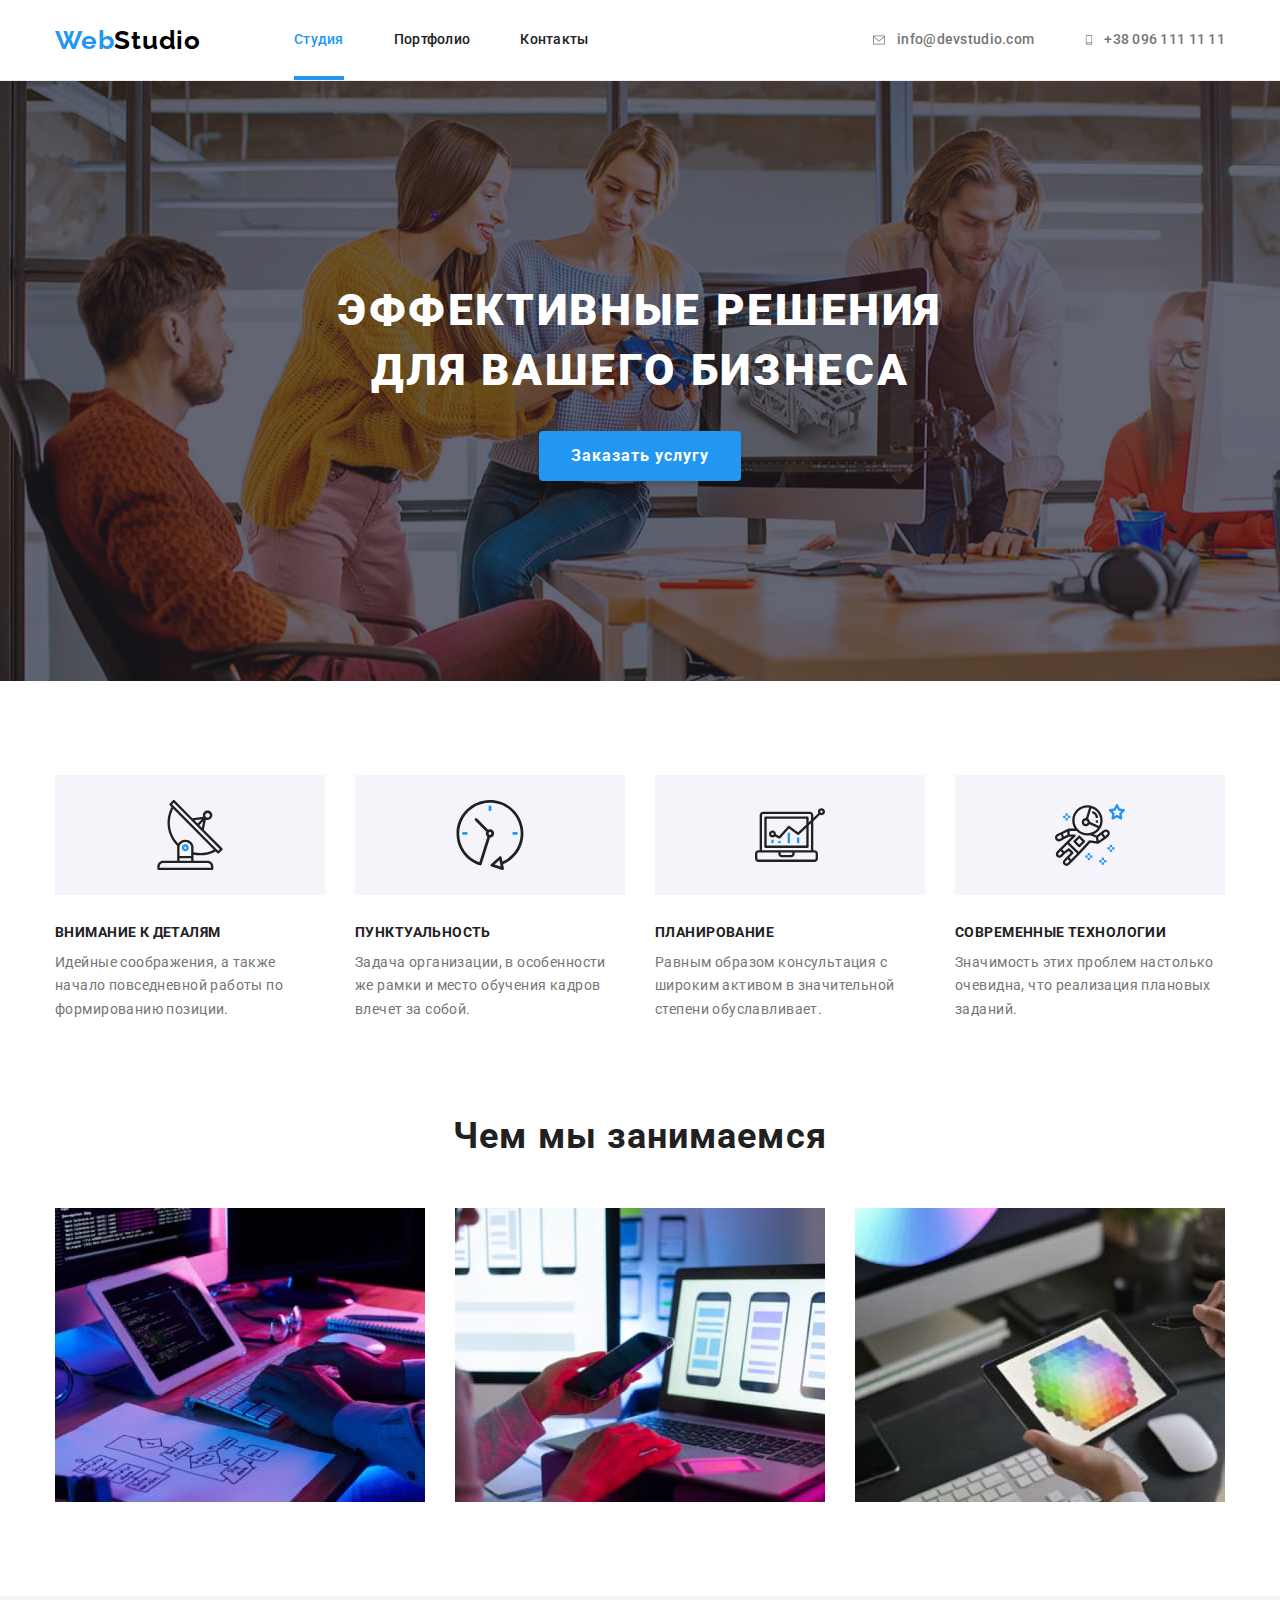
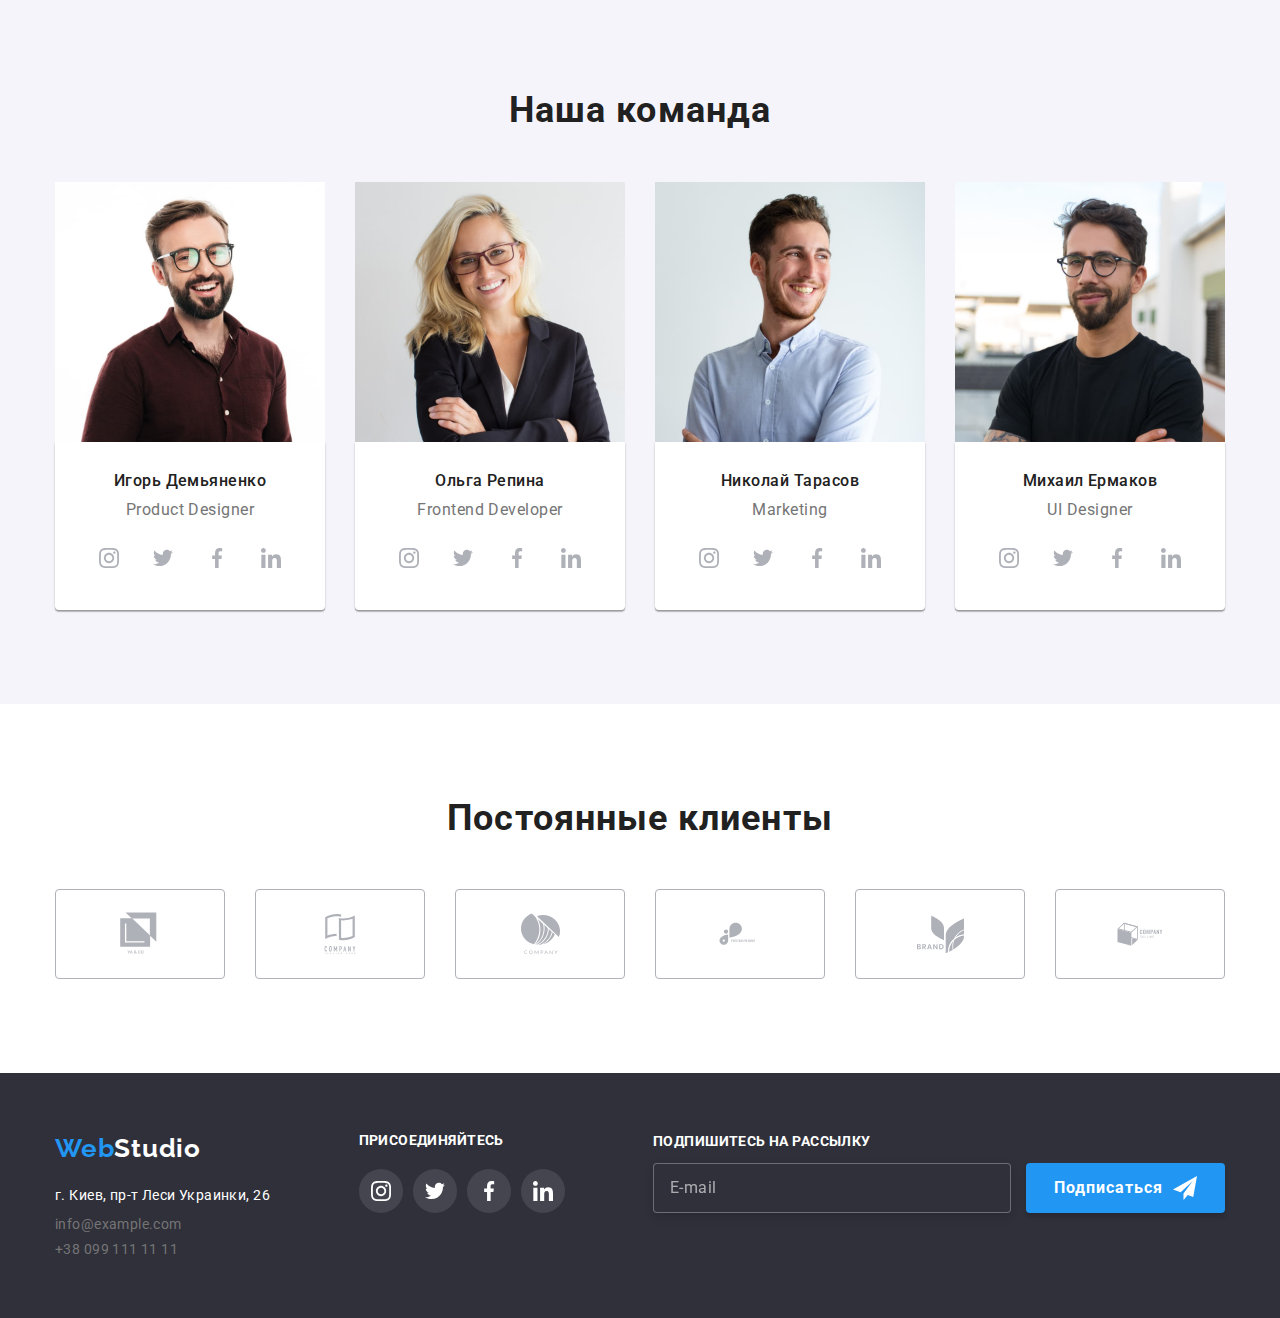
<file: index.html>
<!DOCTYPE html>
<html lang="en"> 
 
<head>
  <meta charset="UTF-8" />
  <meta http-equiv="X-UA-Compatible" content="IE=edge" />
  <meta name="viewport" content="width=device-width, initial-scale=1.0" />
  <title>Студия</title>
  <link rel="stylesheet" href="https://cdnjs.cloudflare.com/ajax/libs/modern-normalize/0.2.0/modern-normalize.css">
  <link rel="preconnect" href="https://fonts.gstatic.com">
  <link href="https://fonts.googleapis.com/css2?family=Raleway:wght@700&family=Roboto:wght@400;500;700;900&display=swap"
    rel="stylesheet">
  <link rel="stylesheet" href="./css/style.min.css" />
</head>
 
<body>

  <!-- header -->

  <header class="header">

    <div class="container header__container">
      <nav class="header__nav">
        <a class="logo link" href="#">Web<span class="logo__header">Studio</span></a>
        <ul class="list nav__list">
          <li class="active__page   item"><a class="link " href="">Студия</a></li>
          <li class="item"><a class="link " href="./portfolio.html">Портфолио</a></li>
          <li class="item"><a class="link " href="">Контакты</a></li>
        </ul>
      </nav>
      <ul class="list contact__list">
        <li class="item contact__item">
          <a class="link contact__link " href="mailto:">
            <svg class="contact__icon" width="16" height="12">
              <use href="./image/icons/sprite.svg#icon-mail"></use>
            </svg>
            info@devstudio.com</a>
        </li>
        <li class="item contact__item">
          <a class="link contact__link" href="tel:+380961111111">
            <svg class="contact__icon" width="10" height="16">
              <use href="./image/icons/sprite.svg#icon-phone"></use>
            </svg>
            +38 096 111 11 11</a>
        </li>
      </ul>
    </div>

  </header>

  <!-- main -->
  <main>
    <section class="hero">

      <h1 class="hero__title">Эффективные решения <br> для вашего бизнеса</h1>
      <button class="hero__button" type="button" data-modal-open>Заказать услугу</button>

    </section>

    <section class="about">

      <h2 class="visually-hidden">About</h2>
      <div class="container about__container">
        <ul class="list about__list grid">
          <li class="item about__item grid__item">
            <h3 class="about__title">Внимание к деталям</h3>
            <p class="about__text">Идейные соображения, а также начало повседневной работы по формированию позиции.</p>
          </li>
          <li class="item about__item grid__item">
            <h3 class="about__title">Пунктуальность</h3>
            <p class="about__text">Задача организации, в особенности же рамки и место обучения кадров влечет за собой.
            </p>
          </li>
          <li class="item about__item grid__item">
            <h3 class="about__title">Планирование</h3>
            <p class="about__text">Равным образом консультация с широким активом в значительной степени обуславливает.
            </p>
          </li>
          <li class="item about__item grid__item">
            <h3 class="about__title">Современные технологии</h3>
            <p class="about__text">Значимость этих проблем настолько очевидна, что реализация плановых заданий.</p>
          </li>
        </ul>
      </div>

    </section>

    <section class="services">

      <div class="container services__container">
        <h2 class="services__title">Чем мы занимаемся</h2>
        <ul class="list grid">
          <li class="list__item grid__item">
            <img src="./image/box_1.jpg" alt="computer" width="370">
          </li>
          <li class="list__item grid__item">
            <img src="./image/box_2.jpg" alt="phone" width="370">
          </li>
          <li class="list__item grid__item">
            <img src="./image/box_3.jpg" alt="tablet computer" width="370">
          </li>
        </ul>
      </div>

    </section>

    <section class="team">

      <div class="container team__container">
        <h2 class="team__main-title">Наша команда</h2>
        <ul class="list grid">
          <li class="list__item grid__item">
            <img src="./image/team-1.jpg" alt="Игорь Демьяненко" width="270">
            <div class="team__content">
              <h3 class="team__title">Игорь Демьяненко</h3>
              <p class="team__text">Product Designer</p>
              <ul class="list social__icons">
                <li class="social-icons__item">
                  <a href="" class="social-icons__link" target="_blank" rel="noopener noreferrer">
                    <svg class="icon">
                      <use href="./image/icons/sprite.svg#icon-instagram"></use>
                    </svg>
                  </a>
                </li>

                <li class="social-icons__item">
                  <a href="" class="social-icons__link" target="_blank" rel="noopener noreferrer">
                    <svg class="icon">
                      <use href="./image/icons/sprite.svg#icon-twitter"></use>
                    </svg>
                  </a>
                </li>

                <li class="social-icons__item">
                  <a href="" class="social-icons__link" target="_blank" rel="noopener noreferrer">
                    <svg class="icon">
                      <use href="./image/icons/sprite.svg#icon-facebook"></use>
                    </svg>
                  </a>
                </li>

                <li class="social-icons__item">
                  <a href="" class="social-icons__link" target="_blank" rel="noopener noreferrer">
                    <svg class="icon">
                      <use href="./image/icons/sprite.svg#icon-linkedin"></use>
                    </svg>
                  </a>
                </li>

              </ul>
            </div>
          </li>
          <li class="list__item grid__item">
            <img src="./image/team-2.jpg" alt="Ольга Репина" width="270">
            <div class="team__content">
              <h3 class="team__title">Ольга Репина</h3>
              <p class="team__text">Frontend Developer</p>
              <ul class="list social__icons">
                <li class="social-icons__item">
                  <a href="" class="social-icons__link" target="_blank" rel="noopener noreferrer">
                    <svg class="icon">
                      <use href="./image/icons/sprite.svg#icon-instagram"></use>
                    </svg>
                  </a>
                </li>

                <li class="social-icons__item">
                  <a href="" class="social-icons__link" target="_blank" rel="noopener noreferrer">
                    <svg class="icon">
                      <use href="./image/icons/sprite.svg#icon-twitter"></use>
                    </svg>
                  </a>
                </li>

                <li class="social-icons__item">
                  <a href="" class="social-icons__link" target="_blank" rel="noopener noreferrer">
                    <svg class="icon">
                      <use href="./image/icons/sprite.svg#icon-facebook"></use>
                    </svg>
                  </a>
                </li>

                <li class="social-icons__item">
                  <a href="" class="social-icons__link" target="_blank" rel="noopener noreferrer">
                    <svg class="icon">
                      <use href="./image/icons/sprite.svg#icon-linkedin"></use>
                    </svg>
                  </a>
                </li>

              </ul>
            </div>
          </li>
          <li class="list__item grid__item">
            <img src="./image/team-3.jpg" alt="Николай Тарасов" width="270">
            <div class="team__content">
              <h3 class="team__title">Николай Тарасов</h3>
              <p class="team__text">Marketing</p>
              <ul class="list social__icons">
                <li class="social-icons__item">
                  <a href="" class="social-icons__link" target="_blank" rel="noopener noreferrer">
                    <svg class="icon">
                      <use href="./image/icons/sprite.svg#icon-instagram"></use>
                    </svg>
                  </a>
                </li>

                <li class="social-icons__item">
                  <a href="" class="social-icons__link" target="_blank" rel="noopener noreferrer">
                    <svg class="icon">
                      <use href="./image/icons/sprite.svg#icon-twitter"></use>
                    </svg>
                  </a>
                </li>

                <li class="social-icons__item">
                  <a href="" class="social-icons__link" target="_blank" rel="noopener noreferrer">
                    <svg class="icon">
                      <use href="./image/icons/sprite.svg#icon-facebook"></use>
                    </svg>
                  </a>
                </li>

                <li class="social-icons__item">
                  <a href="" class="social-icons__link" target="_blank" rel="noopener noreferrer">
                    <svg class="icon">
                      <use href="./image/icons/sprite.svg#icon-linkedin"></use>
                    </svg>
                  </a>
                </li>

              </ul>
            </div>
          </li>
          <li class="list__item grid__item">
            <img src="./image/team-4.jpg" alt="Михаил Ермаков" width="270">
            <div class="team__content">
              <h3 class="team__title">Михаил Ермаков</h3>
              <p class="team__text">UI Designer</p>
              <ul class="list social__icons">
                <li class="social-icons__item">
                  <a href="" class="social-icons__link" target="_blank" rel="noopener noreferrer">
                    <svg class="icon">
                      <use href="./image/icons/sprite.svg#icon-instagram"></use>
                    </svg>
                  </a>
                </li>

                <li class="social-icons__item">
                  <a href="" class="social-icons__link" target="_blank" rel="noopener noreferrer">
                    <svg class="icon">
                      <use href="./image/icons/sprite.svg#icon-twitter"></use>
                    </svg>
                  </a>
                </li>

                <li class="social-icons__item">
                  <a href="" class="social-icons__link" target="_blank" rel="noopener noreferrer">
                    <svg class="icon">
                      <use href="./image/icons/sprite.svg#icon-facebook"></use>
                    </svg>
                  </a>
                </li>

                <li class="social-icons__item">
                  <a href="" class="social-icons__link" target="_blank" rel="noopener noreferrer">
                    <svg class="icon">
                      <use href="./image/icons/sprite.svg#icon-linkedin"></use>
                    </svg>
                  </a>
                </li>

              </ul>
            </div>
          </li>
        </ul>
      </div>

    </section>

    <section class="client">
      <div class="container">
        <h2 class="client__title">Постоянные клиенты</h2>
        <ul class="list grid">
          <li class="item grid__item">
            <a class="client__link" href="">
              <svg class="client__icon" width="44" height="49">
                <use href="./image/icons/sprite.svg#icon-client1"></use>
              </svg>
            </a>
          </li>
          <li class="item grid__item">
            <a class="client__link" href="">
              <svg class="client__icon" width="40" height="52">
                <use href="./image/icons/sprite.svg#icon-client2"></use>
              </svg>
            </a>
          </li>
          <li class="item grid__item">
            <a class="client__link" href="">
              <svg class="client__icon" width="41" height="42">
                <use href="./image/icons/sprite.svg#icon-client3"></use>
              </svg>
            </a>
          </li>
          <li class="item grid__item">
            <a class="client__link" href="">
              <svg class="client__icon" width="79" height="42">
                <use href="./image/icons/sprite.svg#icon-client4"></use>
              </svg>
            </a>
          </li>
          <li class="item grid__item">
            <a class="client__link" href="">
              <svg class="client__icon" width="59" height="47">
                <use href="./image/icons/sprite.svg#icon-client5"></use>
              </svg>
            </a>
          </li>
          <li class="item grid__item">
            <a class="client__link" href="">
              <svg class="client__icon" width="88" height="45">
                <use href="./image/icons/sprite.svg#icon-client6"></use>
              </svg>
            </a>
          </li>
        </ul>
      </div>
    </section>

  </main>

  <!-- footer -->

  <footer class="footer">
    <div class="container footer__container">
      <div class="footer__data widget-block">
        <a class="logo link" href="./index.html">Web<span class="logo-footer">Studio</span></a>
        <address class="footer__address">

          <p class="footer-address__text">г. Киев, пр-т Леси Украинки, 26</p>

          <a class="link footer-address__link" href="mailto:info@example.com">info@example.com</a><br>

          <a class="link footer-address__link" href="tel:+380991111111">+38 099 111 11 11</a>

        </address>
      </div>
      <div class="footer-icons widget-block">
        <h2 class="footer__title">присоединяйтесь</h2>
        <ul class="list footer__list social__icons">

          <li class="social-icons__item">
            <a href="" class="social-icons__link" target="_blank" rel="noopener noreferrer">
              <svg class="icon">
                <use href="./image/icons/sprite.svg#icon-instagram"></use>
              </svg>
            </a>
          </li>

          <li class="social-icons__item">
            <a href="" class="social-icons__link" target="_blank" rel="noopener noreferrer">
              <svg class="icon">
                <use href="./image/icons/sprite.svg#icon-twitter"></use>
              </svg>
            </a>
          </li>

          <li class="social-icons__item">
            <a href="" class="social-icons__link" target="_blank" rel="noopener noreferrer">
              <svg class="icon">
                <use href="./image/icons/sprite.svg#icon-facebook"></use>
              </svg>
            </a>
          </li>

          <li class="social-icons__item">
            <a href="" class="social-icons__link" target="_blank" rel="noopener noreferrer">
              <svg class="icon">
                <use href="./image/icons/sprite.svg#icon-linkedin"></use>
              </svg>
            </a>
          </li>
        </ul>
      </div>
      <div class="footer__mailing widget-block">
        <h3 class="footer-mailing__title">Подпишитесь на рассылку</h3>
        <input type="email" name="email" class="footer-mailing__input" placeholder="E-mail">
        <button type="submit" class="footer-mailing__btn">
          <span class="footer-mailing__text">Подписаться</span>
          <svg width="24" height="24" class="footer-mailing__icon">
            <use href="./image/icons/sprite.svg#icon-telegram"></use>
          </svg>
        </button>
      </div>
    </div>
  </footer>

  <div class="backdrop is-hidden" data-modal>
    <div class="modal">
      <h2 class="modal-title">Оставьте свои данные, мы вам перезвоним</h2>
      <button type="button" class="btn-close" data-modal-close>
        <svg class="icon">
          <use href="./image/icons/sprite.svg#icon-vector"></use>
        </svg>
      </button>

      <form class="form">

        <label class="form-fild">
          <span class="form-label">Имя</span>
          <input type="text" class="form-input" name="name">

          <svg class="form-icon" width="18" height="18">
            <use href="./image/icons/sprite.svg#icon-person"></use>
          </svg>
        </label>

        <label class="form-fild">
          <span class="form-label">Телефон</span>
          <input type="tel" class="form-input" name="tel">

          <svg class="form-icon" width="18" height="18">
            <use href="./image/icons/sprite.svg#icon-phone-black"></use>
          </svg>
        </label>

        <label class="form-fild">
          <span class="form-label">Почта</span>
          <input type="email" class="form-input" name="email">

          <svg class="form-icon" width="18" height="18">
            <use href="./image/icons/sprite.svg#icon-email-black"></use>
          </svg>
        </label>

        <label class="form-fild">
          <span class="form-label">Комментарий</span>
          <textarea class="comment" name="comment" rows="6" placeholder="Введите текст"></textarea>

        </label>

        <label class="check">
          <input type="checkbox" name="checkbox" class="check-input">
          <span class="check-box"></span>
          <span class="check-text">Соглашаюсь с рассылкой и принимаю</span>
          <a href="">Условия договора</a>
        </label>

        <button type="submit" class="form-btn">Отправить</button>

      </form>

    </div>
  </div>

  <script src="./js/modal.js"></script>
</body>


</html>
</file>
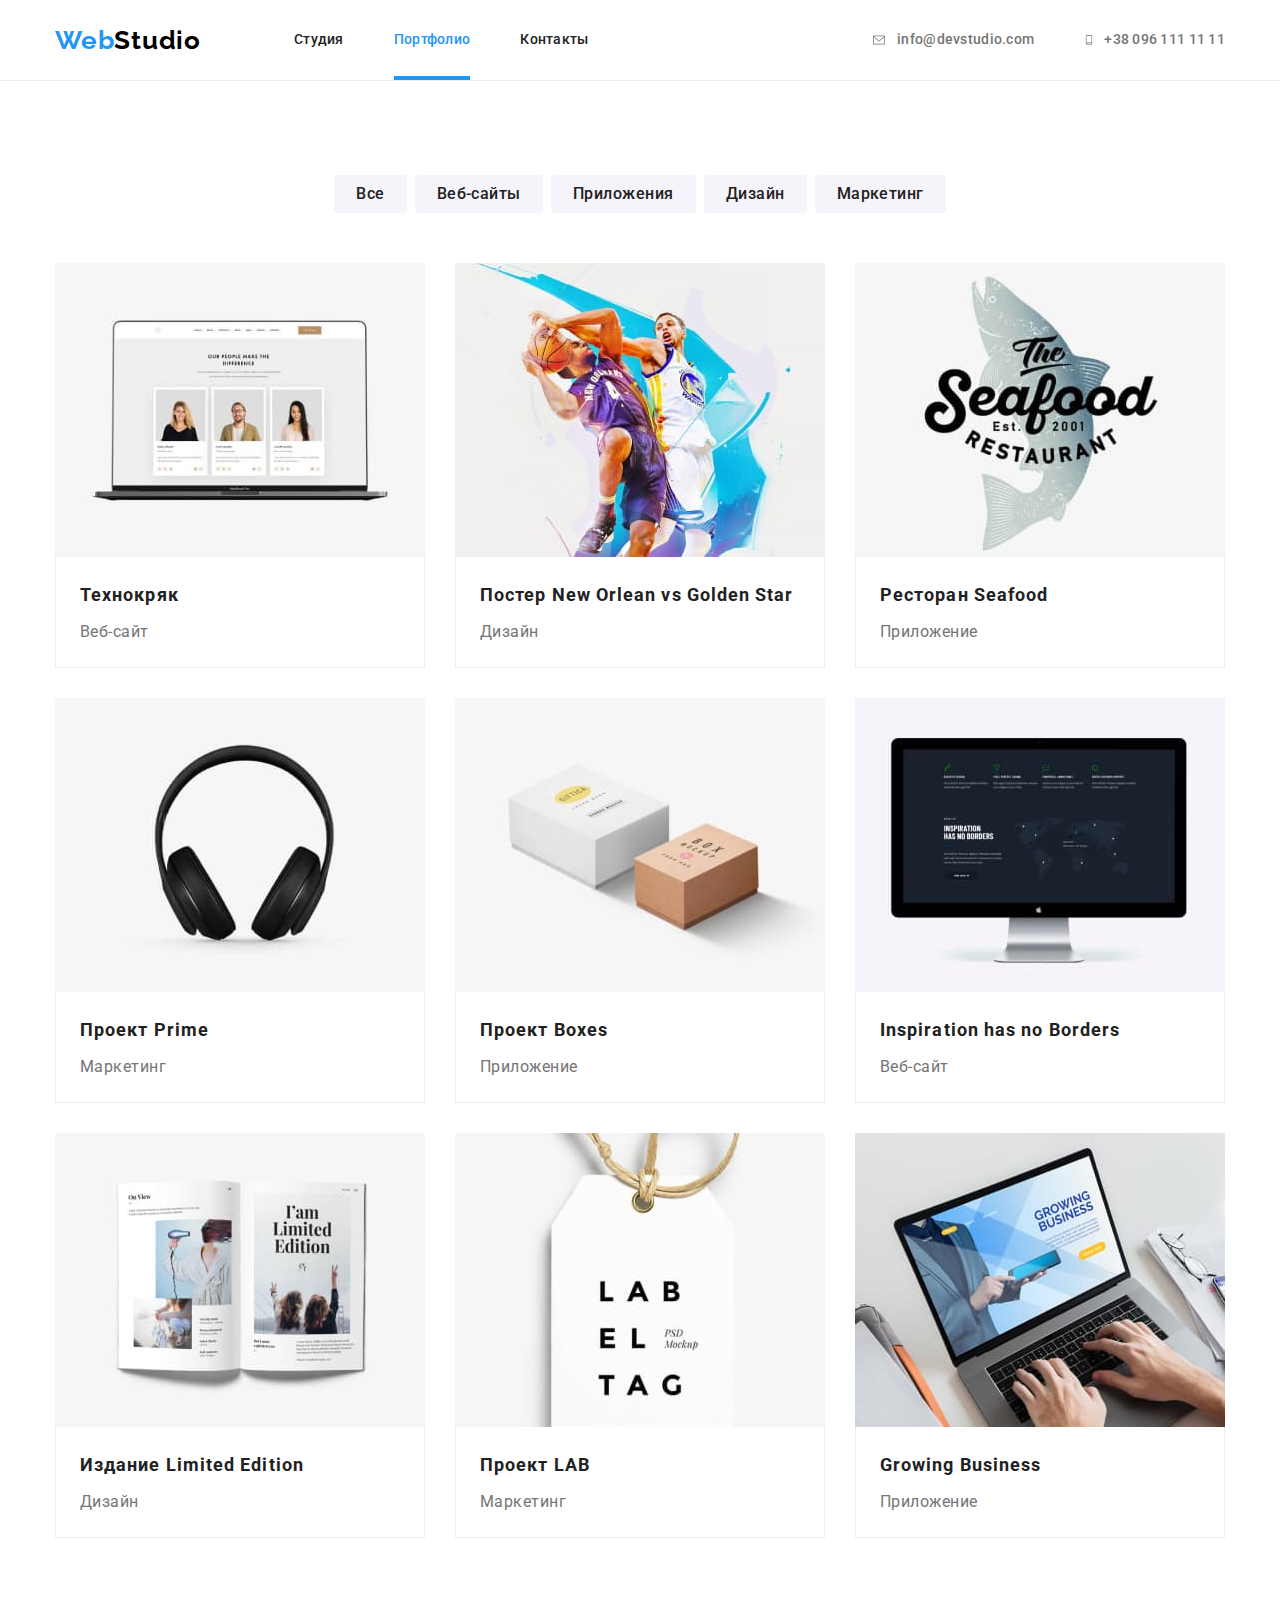
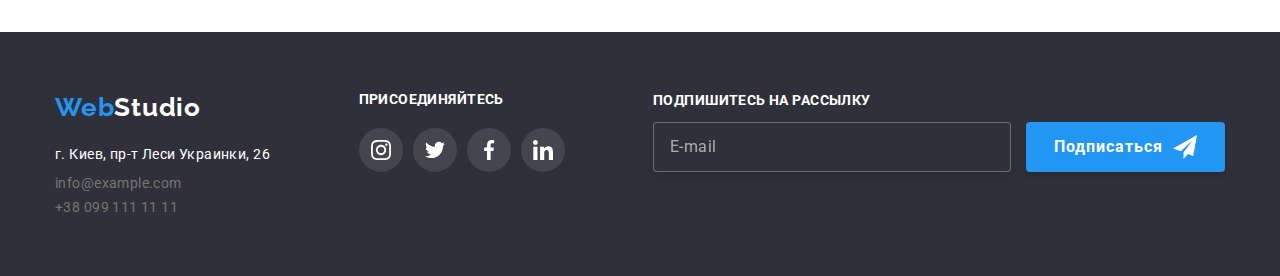
<file: portfolio.html>
<!DOCTYPE html>
<html lang="en"> 
 
<head> 
  <meta charset="UTF-8" /> 
  <meta http-equiv="X-UA-Compatible" content="IE=edge" />
  <meta name="viewport" content="width=device-width, initial-scale=1.0" />
  <title>Портфолио</title>
  <link rel="stylesheet" href="https://cdnjs.cloudflare.com/ajax/libs/modern-normalize/0.2.0/modern-normalize.css">
  <link rel="preconnect" href="https://fonts.gstatic.com">
  <link href="https://fonts.googleapis.com/css2?family=Raleway:wght@700&family=Roboto:wght@400;500;700;900&display=swap"
    rel="stylesheet">
  <link rel="stylesheet" href="./css/style.min.css" />
</head>

<body> 
  <!-- Шапка -->
  <header class="header">

    <div class="container header__container">
      <nav class="header__nav">
        <a class="logo link" href="#">Web<span class="logo__header">Studio</span></a>
        <ul class="list nav__list">
          <li class="item"><a class="link " href="./index.html">Студия</a></li>
          <li class="active__page item"><a class="link " href="">Портфолио</a></li>
          <li class="item"><a class="link " href="">Контакты</a></li>
        </ul>
      </nav>
      <ul class="list contact__list">
        <li class="item contact__item">
          <a class="link contact__link " href="mailto:">
            <svg class="contact__icon" width="16" height="12">
              <use href="./image/icons/sprite.svg#icon-mail"></use>
            </svg>
            info@devstudio.com</a>
        </li>
        <li class="item contact__item">
          <a class="link contact__link" href="tel:+380961111111">
            <svg class="contact__icon" width="10" height="16">
              <use href="./image/icons/sprite.svg#icon-phone"></use>
            </svg>
            +38 096 111 11 11</a>
        </li>
      </ul>
    </div>

  </header>
  <!-- Main -->
  <main>
    <section class="gallery">
      <div class="container gallery-container">
        <h1 class="visually-hidden">Наше Портфолио</h1>
        <!---Скрытый заголовок-->
        <ul class="list gallery__filter">
          <li class="gallery-filter__item"><button class="gallery-filter__btn" type="button">Все</button></li>
          <li class="gallery-filter__item"><button class="gallery-filter__btn" type="button">Веб-сайты</button></li>
          <li class="gallery-filter__item"><button class="gallery-filter__btn" type="button">Приложения</button></li>
          <li class="gallery-filter__item"><button class="gallery-filter__btn" type="button">Дизайн</button></li>
          <li class="gallery-filter__item"><button class="gallery-filter__btn" type="button">Маркетинг</button></li>
        </ul>
        <ul class="list gallery__list grid">
          <li class="gallery__item grid__item">
            <a href="" class="gallery__link link">
              <img src="./image/porf-1.jpg" alt="Веб-сайт Технокряк" width="370" />
              <div class="gallery__hidden">
                <p> Технокряк это современная площадка распространения коронавируса. Компании используют эту
                  платформу для цифрового шпионажа и атак на защищённые сервера конкурентов.</p>
              </div>
              <div class="gallery__content">
                <h2 class="gallery__title">Технокряк</h2>
                <p class="gallery__text">Веб-сайт</p>
              </div>
            </a>
          </li>
          <li class="gallery__item grid__item">
            <a href="" class="gallery__link link">
              <img src="./image/porf-2.jpg" alt="Постер New Orlean vs Golden Star" width="370" />
              <div class="gallery__hidden">
                <p> Технокряк это современная площадка распространения коронавируса. Компании используют эту
                  платформу для цифрового шпионажа и атак на защищённые сервера конкурентов.</p>
              </div>
              <div class="gallery__content">
                <h2 class="gallery__title">Постер New Orlean vs Golden Star</h2>
                <p class="gallery__text">Дизайн</p>
              </div>
            </a>
          </li>
          <li class="gallery__item grid__item">
            <a href="" class="gallery__link link">
              <img src="./image/porf-3.jpg" alt="Приложение есторана Seafood" width="370" />
              <div class="gallery__hidden">
                <p> Технокряк это современная площадка распространения коронавируса. Компании используют эту
                  платформу для цифрового шпионажа и атак на защищённые сервера конкурентов.</p>
              </div>
              <div class="gallery__content">
                <h2 class="gallery__title">Ресторан Seafood</h2>
                <p class="gallery__text">Приложение</p>
              </div>
            </a>
          </li>
          <li class="gallery__item grid__item">
            <a href="" class="gallery__link link">
              <img src="./image/porf-4.jpg" alt="Проект Prime" width="370" />
              <div class="gallery__hidden">
                <p> Технокряк это современная площадка распространения коронавируса. Компании используют эту
                  платформу для цифрового шпионажа и атак на защищённые сервера конкурентов.</p>
              </div>
              <div class="gallery__content">
                <h2 class="gallery__title">Проект Prime</h2>
                <p class="gallery__text">Маркетинг</p>
              </div>
            </a>
          </li>
          <li class="gallery__item grid__item">
            <a href="" class="gallery__link link">
              <img src="./image/porf-5.jpg" alt="Приложение Boxes" width="370" />
              <div class="gallery__hidden">
                <p> Технокряк это современная площадка распространения коронавируса. Компании используют эту
                  платформу для цифрового шпионажа и атак на защищённые сервера конкурентов.</p>
              </div>
              <div class="gallery__content">
                <h2 class="gallery__title">Проект Boxes</h2>
                <p class="gallery__text">Приложение</p>
              </div>

            </a>
          </li>
          <li class="gallery__item grid__item">
            <a href="" class="gallery__link link">
              <img src="./image/porf-6.jpg" alt="Веб-сайт Inspiration has no Borders" width="370" />
              <div class="gallery__hidden">
                <p> Технокряк это современная площадка распространения коронавируса. Компании используют эту
                  платформу для цифрового шпионажа и атак на защищённые сервера конкурентов.</p>
              </div>
              <div class="gallery__content">
                <h2 class="gallery__title">Inspiration has no Borders</h2>
                <p class="gallery__text">Веб-сайт</p>
              </div>
            </a>
          </li>
          <li class="gallery__item grid__item">
            <a href="" class="gallery__link link">
              <img src="./image/porf-7.jpg" alt="Издание Limited Edition" width="370" />
              <div class="gallery__hidden">
                <p> Технокряк это современная площадка распространения коронавируса. Компании используют эту
                  платформу для цифрового шпионажа и атак на защищённые сервера конкурентов.</p>
              </div>
              <div class="gallery__content">
                <h2 class="gallery__title">Издание Limited Edition</h2>
                <p class="gallery__text">Дизайн</p>
              </div>
            </a>
          </li>
          <li class="gallery__item grid__item">
            <a href="" class="gallery__link link">
              <img src="./image/porf-8.jpg" alt="Проект LAB" width="370" />
              <div class="gallery__hidden">
                <p> Технокряк это современная площадка распространения коронавируса. Компании используют эту
                  платформу для цифрового шпионажа и атак на защищённые сервера конкурентов.</p>
              </div>
              <div class="gallery__content">
                <h2 class="gallery__title">Проект LAB</h2>
                <p class="gallery__text">Маркетинг</p>
              </div>
            </a>
          </li>
          <li class="gallery__item grid__item">
            <a href="" class="gallery__link link">
              <img src="./image/porf-9.jpg" alt="Приложение Growing Business" width="370" />
              <div class="gallery__hidden">
                <p> Технокряк это современная площадка распространения коронавируса. Компании используют эту
                  платформу для цифрового шпионажа и атак на защищённые сервера конкурентов.</p>
              </div>
              <div class="gallery__content">
                <h2 class="gallery__title">Growing Business</h2>
                <p class="gallery__text">Приложение</p>
              </div>
            </a>
          </li>
        </ul>
      </div>
    </section>
  </main>
  <!-- footer -->
  <footer class="footer">
    <div class="container footer__container">
      <div class="footer__data widget-block">
        <a class="logo link" href="./index.html">Web<span class="logo-footer">Studio</span></a>
        <address class="footer__address">

          <p class="footer-address__text">г. Киев, пр-т Леси Украинки, 26</p>

          <a class="link footer-address__link" href="mailto:info@example.com">info@example.com</a><br>

          <a class="link footer-address__link" href="tel:+380991111111">+38 099 111 11 11</a>

        </address>
      </div>
      <div class="footer-icons widget-block">
        <h2 class="footer__title">присоединяйтесь</h2>
        <ul class="list footer__list social__icons">

          <li class="social-icons__item">
            <a href="" class="social-icons__link" target="_blank" rel="noopener noreferrer">
              <svg class="icon">
                <use href="./image/icons/sprite.svg#icon-instagram"></use>
              </svg>
            </a>
          </li>

          <li class="social-icons__item">
            <a href="" class="social-icons__link" target="_blank" rel="noopener noreferrer">
              <svg class="icon">
                <use href="./image/icons/sprite.svg#icon-twitter"></use>
              </svg>
            </a>
          </li>

          <li class="social-icons__item">
            <a href="" class="social-icons__link" target="_blank" rel="noopener noreferrer">
              <svg class="icon">
                <use href="./image/icons/sprite.svg#icon-facebook"></use>
              </svg>
            </a>
          </li>

          <li class="social-icons__item">
            <a href="" class="social-icons__link" target="_blank" rel="noopener noreferrer">
              <svg class="icon">
                <use href="./image/icons/sprite.svg#icon-linkedin"></use>
              </svg>
            </a>
          </li>
        </ul>
      </div> 
      <div class="mailing widget-block">
        <h3 class="footer-mailing__title">Подпишитесь на рассылку</h3>
        <input type="email" name="email" class="footer-mailing__input" placeholder="E-mail">
        <button type="button" class="footer-mailing__btn">
          <span class="footer-mailing__text">Подписаться</span> 
          <svg width="24" height="24" class="footer-mailing__icon">
            <use  href="./image/icons/sprite.svg#icon-telegram" ></use>
          </svg>
        </button>
      </div>
    </div>
  </footer>




</body>

</html>
</file>
<file: css/style.min.css>
html{box-sizing:border-box}*,*::before,*::after{box-sizing:inherit}body{padding:0;margin:0 auto;font-family:"Roboto", sans-serif;font-size:14px;line-height:1.14;letter-spacing:0.03em;color:var(--main-color)}h1,h2,h3,h4,h5,h6,p{margin-top:0}ul li{margin-top:0;margin-right:0}.footer__address{font-style:normal}.visually-hidden{position:absolute !important;clip:rect(1px 1px 1px 1px);clip:rect(1px, 1px, 1px, 1px);padding:0 !important;border:0 !important;height:1px !important;width:1px !important;overflow:hidden}img{display:block}textarea{resize:none}.active__page{position:relative;color:var(--activ-color)}.active__page::after{content:"";position:absolute;width:100%;height:4px;right:0;background-color:#2196F3;bottom:-32px}.link{text-decoration:none;color:inherit}.link:hover,.link:focus{color:var(--activ-color)}.list{list-style:none;padding-left:0;margin:0}:root{--body-bg-color:#E5E5E5;--main-color: #757575;--title-color: #212121;--white-color: #ffffff;--logo-color: #000000;--bg-gallery-filter__btn-color:  #F5F4FA;--activ-color: #2196F3;--bg-footer-color: #2F303A;--icon-color:#AFB1B8;--grid__item: 3;--animation-effect: 250ms cubic-bezier(0.4, 0, 0.2, 1)}.container{width:1200px;padding-left:15px;padding-right:15px;margin-right:auto;margin-left:auto}.grid{display:flex;flex-wrap:wrap;margin-left:-30px;margin-top:-30px}.grid__item{flex-basis:calc((100% - 30px * var(--grid__item)) / var(--grid__item));margin-left:30px;margin-top:30px}section{padding-top:94px;padding-bottom:94px}.header{border-bottom:1px solid #ecececec}.header__container{display:flex}.header__nav{display:flex;align-items:center}.nav__list{display:flex;margin-left:93px}.nav__list .item+.item{margin-left:50px}.nav__list .link,.contact__list .link{padding-top:32px;padding-bottom:32px}.contact__list{display:flex;margin-left:auto}.contact__list .item+.item{margin-left:50px}.logo{font-family:Raleway,sans-serif;font-weight:700;font-size:26px;line-height:1.19;letter-spacing:0.03em;color:var(--activ-color)}.logo__header{color:var(--logo-color)}.nav__list{font-weight:500;font-size:14px;line-height:1.14;letter-spacing:0.02em;color:var(--title-color)}.nav__list .link{position:relative;transition:color var(--animation-effect)}.contact__list{font-weight:500;font-size:14px;line-height:1.14;letter-spacing:0.02em}.contact__link{display:inline-flex;justify-content:center;align-items:center;transition:color var(--animation-effect)}.contact__link:hover .contact__icon,.contact__link:focus .contact__icon{fill:var(--activ-color)}.contact__list .contact__icon{fill:var(--main-color);margin-right:10px;transition:fill var(--animation-effect)}.hero{padding-top:200px;padding-bottom:200px;max-width:1600px;margin-right:auto;margin-left:auto;text-align:center;background-image:linear-gradient(rgba(47,48,58,0.4), rgba(47,48,58,0.4)),url(../image/bcg.jpg);background-repeat:no-repeat;background-size:cover;background-color:var(--bg-footer-color)}.hero__title{margin-bottom:0;font-weight:900;font-size:44px;line-height:1.36;text-align:center;letter-spacing:0.06em;text-transform:uppercase;color:var(--white-color)}.hero__button{margin-top:30px;padding:10px 32px;box-shadow:0px 4px 4px rgba(0,0,0,0.15);border:var(--activ-color);border-radius:4px;font-weight:700;font-size:16px;line-height:1.87;align-items:center;text-align:center;letter-spacing:0.06em;color:var(--white-color);background-color:var(--activ-color);transition:background var(--animation-effect)}.hero__button:hover,.hero__button:focus{border:#188CE8;background-color:#188CE8}.about{padding-bottom:0px;--grid__item: 4}.about__item:nth-child(1)::before{background-image:url(../image/svg/about1.svg)}.about__item:nth-child(2)::before{background-image:url(../image/svg/about2.svg)}.about__item:nth-child(3)::before{background-image:url(../image/svg/about3.svg)}.about__item:nth-child(4)::before{background-image:url(../image/svg/about4.svg)}.about__item::before{content:"";display:block;height:120px;background-color:var(--bg-gallery-filter__btn-color);background-repeat:no-repeat;background-position:center}.about__title{margin-top:30px;margin-bottom:10px;font-weight:700;font-size:14px;line-height:1.14;letter-spacing:0.03em;text-transform:uppercase;color:var(--title-color)}.about__text{margin-bottom:0;font-weight:400;font-size:14px;line-height:1.71;letter-spacing:0.03em}.services__title{margin-bottom:50px;font-weight:700;font-size:36px;line-height:1.16;text-align:center;letter-spacing:0.03em;color:var(--title-color)}.team{--grid__item: 4;background-color:var(--bg-gallery-filter__btn-color)}.team__main-title{margin-bottom:50px;font-weight:700;font-size:36px;line-height:1.16;text-align:center;letter-spacing:0.03em;color:var(--title-color)}.team__content{text-align:center;padding-top:30px;padding-bottom:30px;box-shadow:0px 1px 3px rgba(0,0,0,0.12),0px 1px 1px rgba(0,0,0,0.14),0px 2px 1px rgba(0,0,0,0.2);border-radius:0px 0px 4px 4px;background-color:var(--white-color)}.team__title{margin-bottom:10px;font-weight:500;font-size:16px;line-height:1.18;letter-spacing:0.03em;color:var(--title-color)}.team__text{margin-bottom:16px;font-weight:400;font-size:16px;line-height:1.18;letter-spacing:0.03em}.social__icons{display:inline-flex}.social-icons__item:not(:first-child){margin-left:10px}.social-icons__link{display:flex;justify-content:center;align-items:center;width:44px;height:44px;border-radius:50%;transition:background var(--animation-effect)}.social-icons__link:hover,.social-icons__link:focus{background-color:var(--activ-color)}.social-icons__link:hover .icon,.social-icons__link:focus .icon{fill:var(--white-color)}.social__icons .icon{width:20px;height:20px;fill:var(--icon-color);transition:fill var(--animation-effect)}.client{--grid__item:6}.client__title{margin-bottom:50px;font-weight:700;font-size:36px;line-height:1.16;text-align:center;letter-spacing:0.03em;color:var(--title-color)}.client__link{display:inline-flex;justify-content:center;align-items:center;width:170px;height:90px;border:1px solid var(--icon-color);border-radius:4px;transition:border var(--animation-effect)}.client__link:hover,.client__link:focus{border:1px solid var(--activ-color)}.client__link:hover .client__icon,.client__link:focus .client__icon{fill:var(--activ-color)}.client__link .client__icon{fill:var(--icon-color);transition:fill var(--animation-effect)}.footer{padding-top:60px;padding-bottom:60px;background-color:var(--bg-footer-color)}.footer__container{display:flex;justify-content:space-between;flex-basis:calc()}.logo-footer{color:var(--white-color)}.footer__address{margin-top:20px}.footer-address__text{margin:0px;font-weight:400;font-size:14px;line-height:1.71;letter-spacing:0.03em;color:var(--white-color)}.footer__address-contacts{font-weight:400;font-size:14px;line-height:1.71;letter-spacing:0.03em;color:rgba(255,255,255,0.6)}.footer-address__link{margin-top:9px;display:inline-block;transition:color var(--animation-effect)}.footer__title{margin-bottom:20px;font-weight:700;font-size:14px;line-height:1.14;letter-spacing:0.03em;text-transform:uppercase;color:var(--white-color)}.footer__list .icon{fill:var(--white-color)}.footer__list .social-icons__link{background-color:rgba(255,255,255,0.1)}.footer__list .social-icons__link:hover,.footer__list .social-icons__link:focus{background-color:var(--activ-color)}.footer-mailing__title{font-weight:700;font-size:14px;line-height:16px;letter-spacing:0.03em;text-transform:uppercase;color:#ffffff}.footer-mailing__input{width:358px;height:50px;padding:15px 16px;border:1px solid rgba(255,255,255,0.3);filter:drop-shadow(0px 4px 4px rgba(0,0,0,0.15));border-radius:4px;color:var(--white-color);background-color:var(--bg-footer-color);transition:border-color var(--animation-effect)}.footer-mailing__input:-webkit-autofill,.footer-mailing__input:-webkit-autofill:hover,.footer-mailing__input:-webkit-autofill:focus{-webkit-text-fill-color:#FFFFFF;box-shadow:0 0 0px 1000px var(--bg-footer-color) inset}.footer-mailing__input:focus::placeholder{color:#f7f7f7}.footer-mailing__input:focus{outline:none;border-color:var(--activ-color)}.footer-mailing__input::placeholder{font-weight:400;font-size:16px;line-height:1.25;letter-spacing:0.03em;color:rgba(255,255,255,0.6);transition:color var(--animation-effect)}.footer-mailing__btn{display:inline-flex;align-items:center;padding:10px 28px;margin-left:12px;font-weight:700;font-size:16px;line-height:1.87;letter-spacing:0.06em;box-shadow:0px 4px 4px rgba(0,0,0,0.15);border-radius:4px;border:var(--activ-color);background-color:var(--activ-color);transition:background var(--animation-effect),border var(--animation-effect);color:#ffffff}.footer-mailing__btn:hover,.footer-mailing__btn:focus{background-color:#188CE8}.footer-mailing__icon{margin-left:10px;fill:#ffffff}.gallery__filter{display:flex;justify-content:center;margin-bottom:50px}.gallery-filter__item+.gallery-filter__item{margin-left:8px}.gallery-filter__btn{padding:6px 22px;border:var(--bg-gallery-filter__btn-color);border-radius:4px;font-family:Roboto,sans-serif;font-weight:500;font-size:16px;line-height:1.62;letter-spacing:0.03em;cursor:pointer;color:var(--title-color);background-color:var(--bg-gallery-filter__btn-color);transition:background var(--animation-effect),color var(--animation-effect),box-shadow var(--animation-effect)}.gallery-filter__btn:hover,.gallery-filter__btn:focus{box-shadow:0px 3px 1px rgba(0,0,0,0.1),0px 1px 2px rgba(0,0,0,0.08),0px 2px 2px rgba(0,0,0,0.12);border:var(--activ-color);background-color:var(--activ-color);color:var(--white-color)}.gallery{--grid__item: 9}.gallery__title{margin-bottom:4px}.gallery__item{position:relative;transition:box-shadow var(--animation-effect)}.gallery__item:hover{box-shadow:0px 1px 1px rgba(0,0,0,0.12),0px 4px 4px rgba(0,0,0,0.06),1px 4px 6px rgba(0,0,0,0.16)}.gallery__item .link:hover,.gallery__item .link:focus{color:var(--main-color)}.gallery__link{position:relative;display:block;overflow:hidden}.gallery__link:hover .gallery__hidden,.gallery__link:focus .gallery__hidden{transform:translatey(0)}.gallery__hidden{position:absolute;top:0;left:0;width:100%;height:100%;padding-top:63px;padding-bottom:63px;padding-right:24px;padding-left:24px;margin-bottom:0;font-size:18px;line-height:1.55;color:var(--white-color);background:rgba(33,150,243,0.9);transform:translatey(100%);transition:transform var(--animation-effect)}.gallery__hidden p{margin-bottom:0}.gallery__content{position:relative;padding:20px 24px;background:var(--white-color);border-left:1px solid #EEEEEE;border-right:1px solid #EEEEEE;border-bottom:1px solid #eeeeee}.gallery__title{font-weight:700;font-size:18px;line-height:2;letter-spacing:0.06em;color:var(--title-color)}.gallery__text{margin-bottom:0;font-weight:400;font-size:16px;line-height:1.87;letter-spacing:0.03em}.is-hidden{visibility:hidden;opacity:0;pointer-events:none}.backdrop{position:fixed;top:0;left:0;width:100%;height:100%;background-color:rgba(0,0,0,0.2);transition:var(--animation-effect)}.is-hidden .modal{transform:translate(-50%, -50%) scale(0)}.modal{position:absolute;padding-top:40px;padding-right:40px;padding-left:40px;top:50%;left:50%;transform:translate(-50%, -50%) scale(1);width:100%;max-width:528px;min-height:581px;background-color:var(--white-color);box-shadow:0px 1px 3px rgba(0,0,0,0.12),0px 1px 1px rgba(0,0,0,0.14),0px 2px 1px rgba(0,0,0,0.2);border-radius:4px;transition:transform 250ms ease-in-out 250ms}.btn-close{position:absolute;display:flex;justify-content:center;align-items:center;top:8px;right:8px;width:30px;height:30px;background-color:transparent;border-radius:50%;border:1px solid rgba(0,0,0,0.1);transition:background var(--animation-effect)}.btn-close .icon{width:11px;height:11px;transition:fill var(--animation-effect)}.btn-close .icon:hover,.btn-close .icon:focus{fill:var(--activ-color)}.modal-title{margin-bottom:0;font-weight:700;font-size:20px;line-height:1.15px;text-align:center;letter-spacing:0.03em;color:var(--title-color)}.form{margin-top:30px}.form-fild{position:relative;display:block}.form-fild:not(:last-child){margin-bottom:10px}.form-label{display:block;margin-bottom:4px;font-weight:400;font-size:12px;line-height:1.16;letter-spacing:0.01em}.form-input{width:100%;padding-left:42px;padding-top:12px;padding-bottom:12px;border:1px solid rgba(33,33,33,0.2);border-radius:4px;transition:border-color var(--animation-effect)}.form-input:focus{outline:none;border-color:var(--activ-color)}.form-input:focus+.form-icon{fill:var(--activ-color)}.form-icon{position:absolute;left:12px;bottom:12px;transition:fill var(--animation-effect)}.comment{width:100%;padding:12px 16px;border:1px solid rgba(33,33,33,0.2);border-radius:4px}.comment:focus{outline:none;border-color:var(--activ-color)}.comment::placeholder{font-weight:400;font-size:14px;line-height:16px;letter-spacing:0.01em;color:rgba(117,117,117,0.5)}.check{margin-top:20px;display:block;text-align:center;padding-left:1.2em}.check-input{-webkit-appearance:none;-moz-appearance:none;appearance:none;position:absolute}.check-text{padding-left:8px}.check-box{position:absolute;margin-left:-1.2em;width:16px;height:15px;background-image:url(../image/icons/no.svg)}.check-input:focus+.check-box+.check-text{box-shadow:#188CE8;color:#188CE8}.check-input:checked+.check-box{box-shadow:#188CE8;color:#188CE8;background-image:url(../image/icons/yes.svg)}.check-input:checked:focus+.check-box{box-shadow:#188CE8;color:#188CE8;background-image:url(../image/icons/yes.svg)}.check span{font-weight:400;font-size:14px;letter-spacing:0.03em}.check a{color:var(--activ-color)}.form-btn{margin-top:30px;position:relative;padding:10px 55px;font-weight:700;font-size:16px;line-height:1.87;letter-spacing:0.06em;left:50%;transform:translate(-50%, 0);box-shadow:0px 1px 3px rgba(0,0,0,0.12),0px 1px 1px rgba(0,0,0,0.14),0px 2px 1px rgba(0,0,0,0.2);border-radius:4px;border:var(--activ-color);background-color:var(--activ-color);color:#ffffff;transition:background var(--animation-effect)}.form-btn:hover,.form-btn:focus{border:#188CE8;background-color:#188CE8}
/*# sourceMappingURL=style.min.css.map */
</file>
